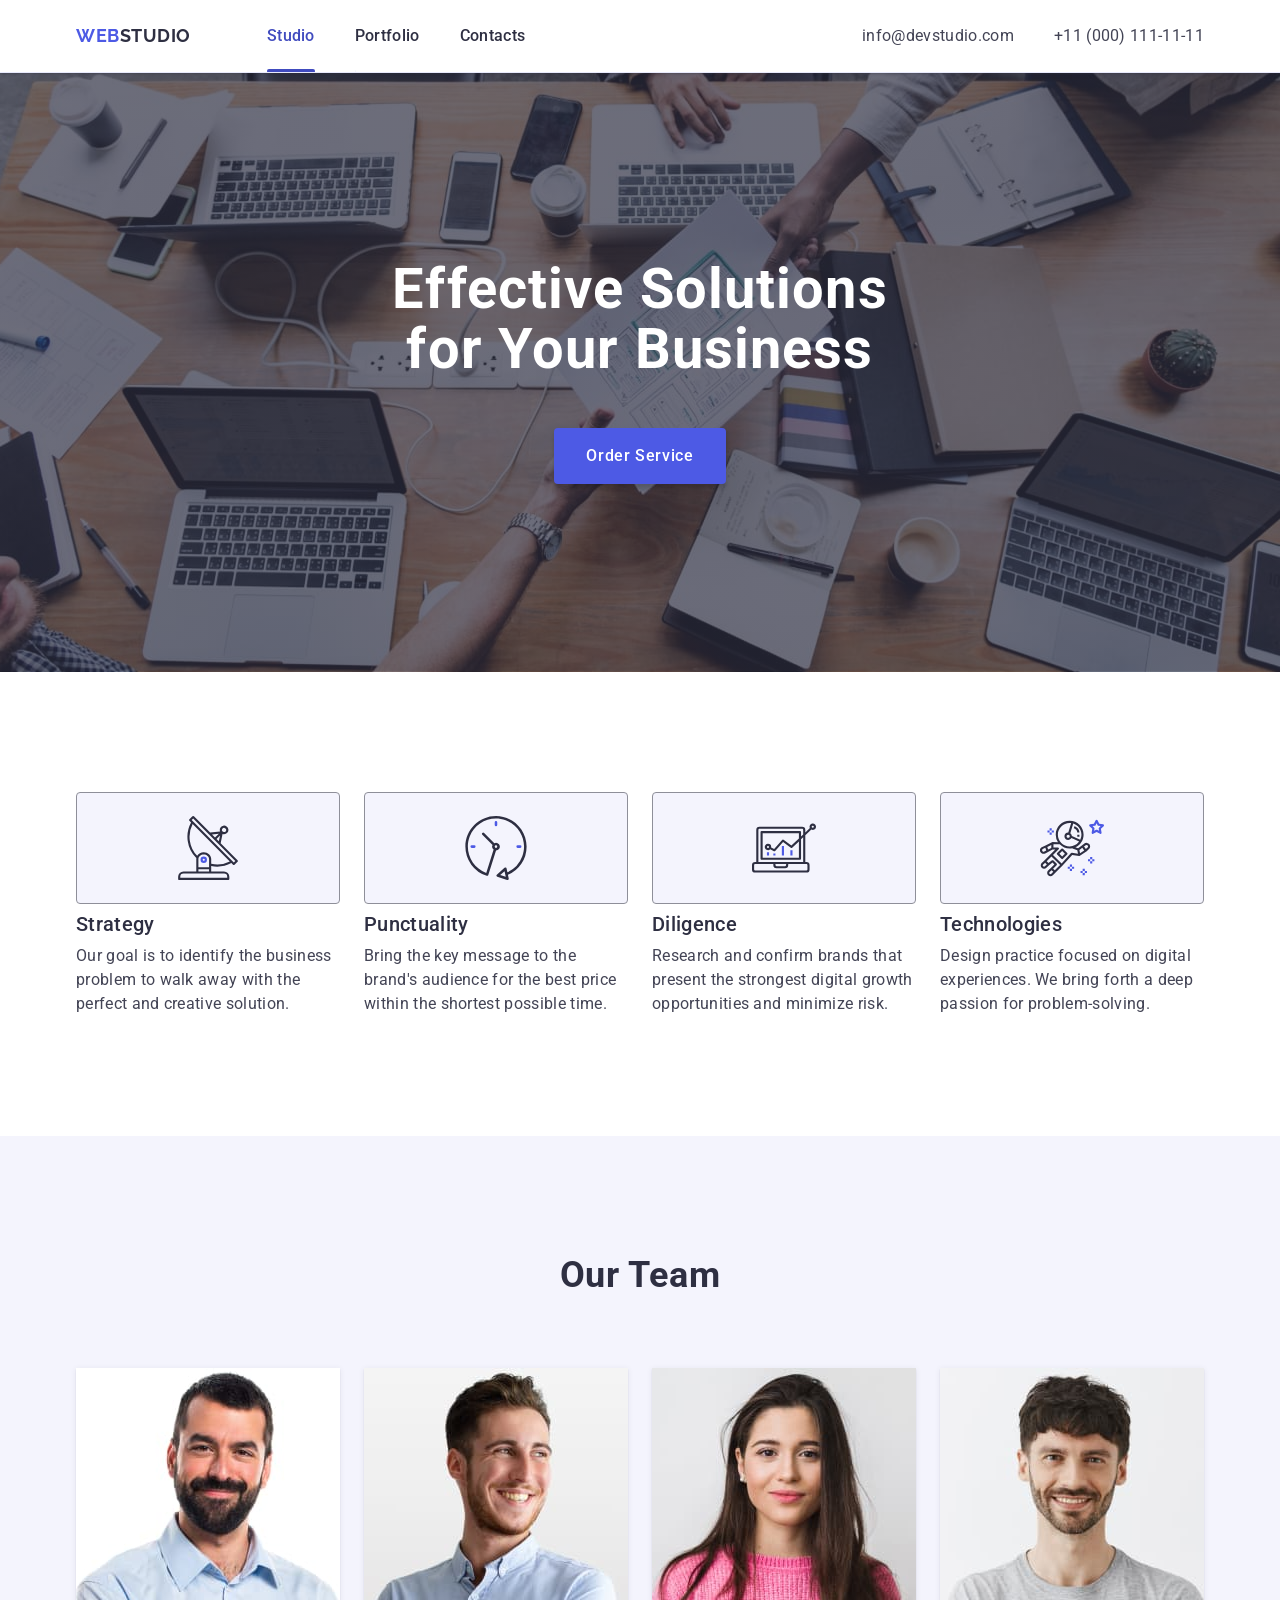
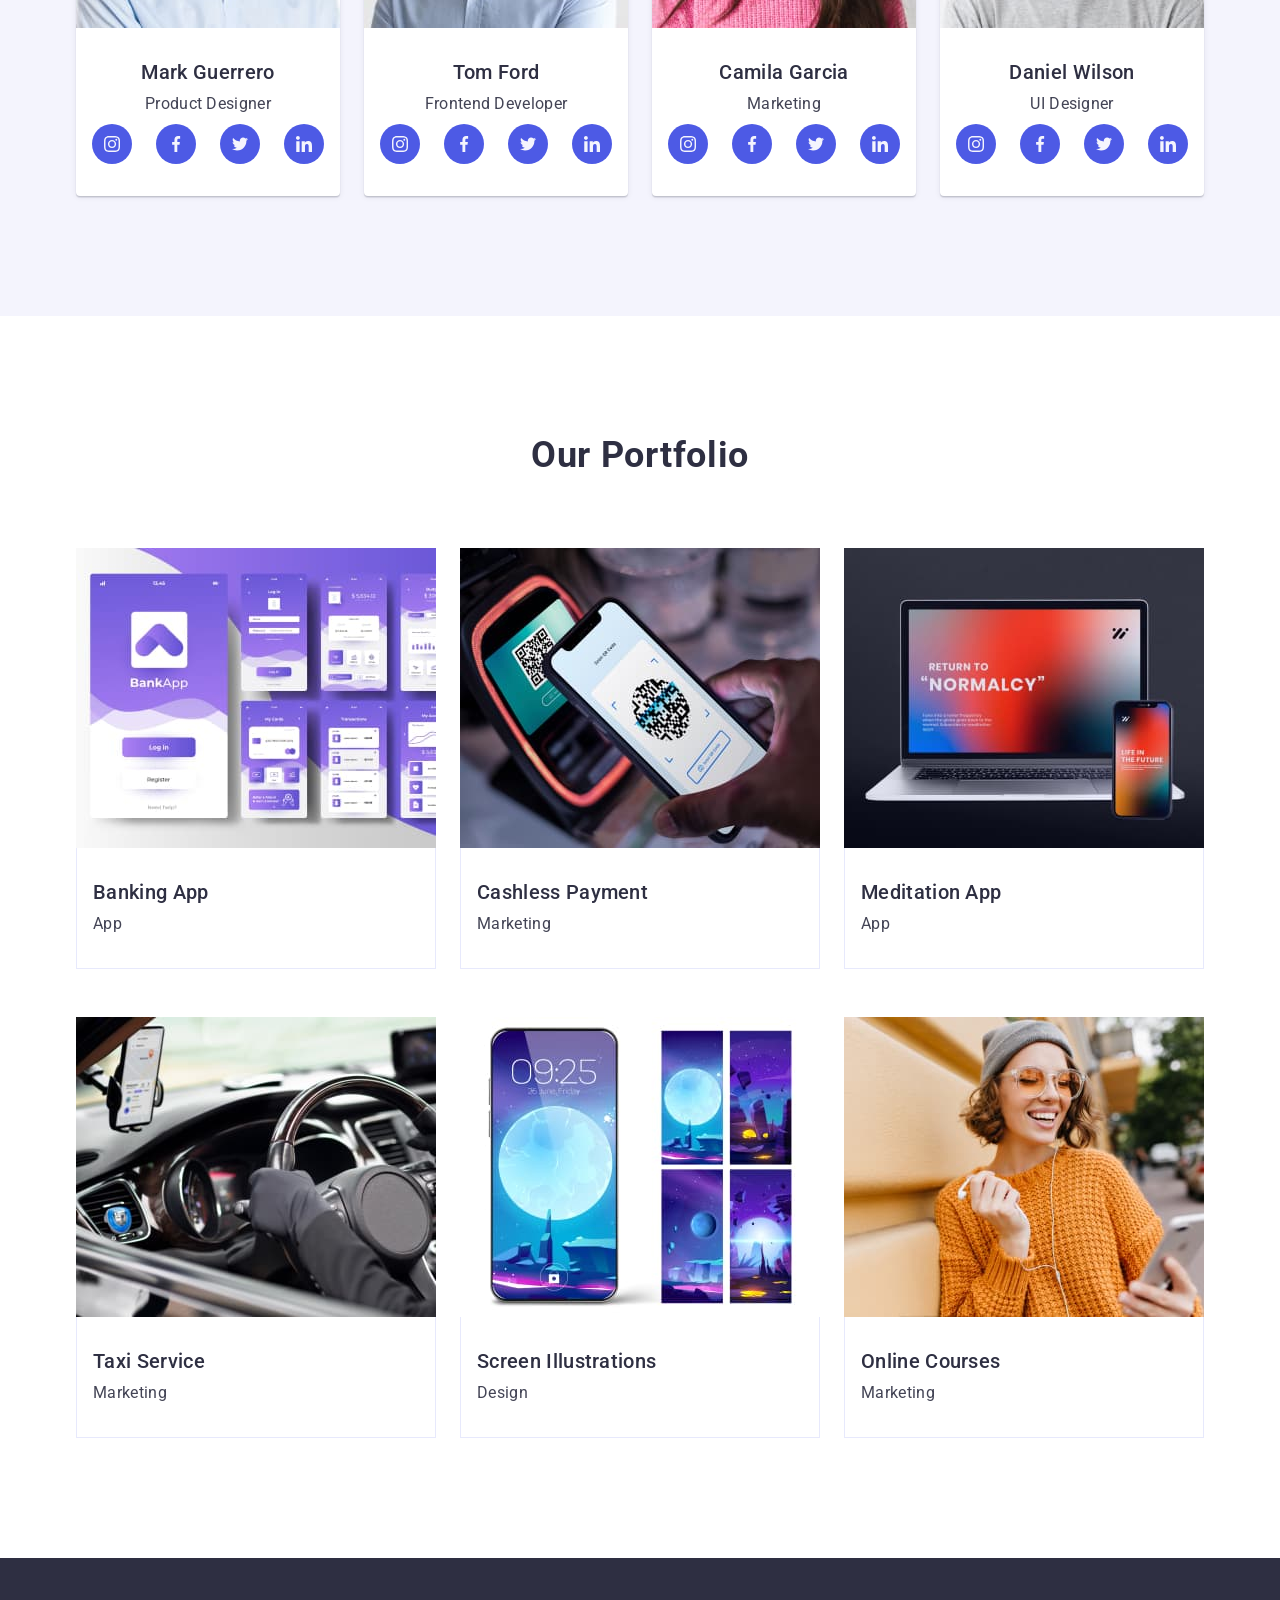
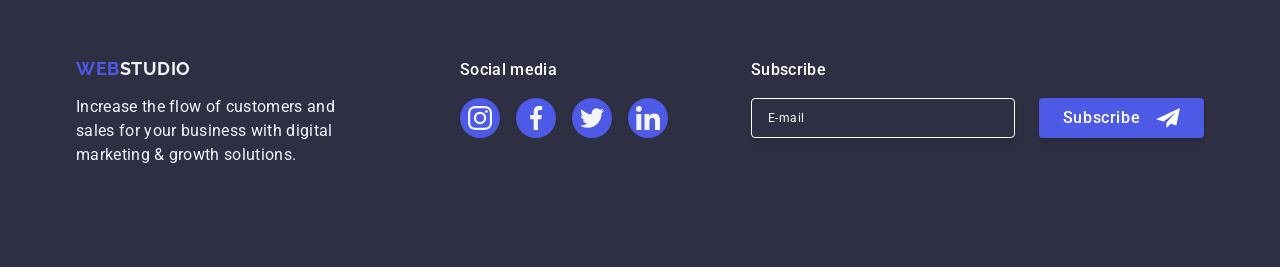
<file: index.html>
<!DOCTYPE html>
<html lang="en">
  <head>
    <meta charset="UTF-8" />
    <meta name="viewport" content="width=device-width, initial-scale=1.0" />

    <title>Web Studio</title>

    <link rel="preconnect" href="https://fonts.googleapis.com" />
    <link rel="preconnect" href="https://fonts.gstatic.com" crossorigin />
    <link
      href="https://fonts.googleapis.com/css2?family=Raleway:ital,wght@0,700;1,700&family=Roboto:wght@400;500;700&display=swap"
      rel="stylesheet"
    />

    <link
      rel="stylesheet"
      href="https://cdnjs.cloudflare.com/ajax/libs/modern-normalize/3.0.1/modern-normalize.min.css"
      integrity="sha512-q6WgHqiHlKyOqslT/lgBgodhd03Wp4BEqKeW6nNtlOY4quzyG3VoQKFrieaCeSnuVseNKRGpGeDU3qPmabCANg=="
      crossorigin="anonymous"
      referrerpolicy="no-referrer"
    />

    <link rel="stylesheet" href="./css/styles.css" />
  </head>
  <body>
    <!--Header-->
    <header class="header">
      <div class="container">
        <nav class="nav">
          <a class="logo-link" href="./index.html"
            >Web<span class="logo-link-header">Studio</span></a
          >
          <ul class="nav-list">
            <li class="nav-item">
              <a class="nav-item-link active" href="./index.html">Studio</a>
            </li>
            <li class="nav-item">
              <a class="nav-item-link" href="">Portfolio</a>
            </li>
            <li class="nav-item">
              <a class="nav-item-link" href="">Contacts</a>
            </li>
          </ul>
        </nav>

        <address class="adress">
          <ul class="adress-list">
            <li class="adress-item">
              <a class="adress-link" href="mailto:nfo@devstudio.com">
                info@devstudio.com
              </a>
            </li>
            <li class="adress-item">
              <a class="adress-link" href="tel:+110001111111"
                >+11 (000) 111-11-11
              </a>
            </li>
          </ul>
        </address>
      </div>
    </header>

    <!--main content-->
    <main>
      <!--Hero-->
      <section class="hero">
        <div class="container">
          <h1 class="hero-title">Effective Solutions for Your Business</h1>
          <button class="btn hero-btn" type="button" data-modal-open>
            Order Service
          </button>
        </div>
      </section>

      <!--Our Advantages-->
      <section class="advantages">
        <div class="container">
          <h2 class="advantages-title visually-hidden">Our Advantages</h2>
          <ul class="advantages-list">
            <li class="advantages-item">
              <div class="advantages-wrapper">
                <svg class="advantages-icon" width="64" height="64">
                  <use href="./images/icons.svg#icon-antenna"></use>
                </svg>
              </div>
              <h3 class="subtitle advantages-subtitle">Strategy</h3>
              <p class="advantages-text">
                Our goal is to identify the business problem to walk away with
                the perfect and creative solution.
              </p>
            </li>
            <li class="advantages-item">
              <div class="advantages-wrapper">
                <svg class="advantages-icon" width="64" height="64">
                  <use href="./images/icons.svg#icon-clock"></use>
                </svg>
              </div>
              <h3 class="subtitle advantages-subtitle">Punctuality</h3>
              <p class="advantages-text">
                Bring the key message to the brand's audience for the best price
                within the shortest possible time.
              </p>
            </li>
            <li class="advantages-item">
              <div class="advantages-wrapper">
                <svg class="advantages-icon" width="64" height="64">
                  <use href="./images/icons.svg#icon-diagram"></use>
                </svg>
              </div>
              <h3 class="subtitle advantages-subtitle">Diligence</h3>
              <p class="advantages-text">
                Research and confirm brands that present the strongest digital
                growth opportunities and minimize risk.
              </p>
            </li>
            <li class="advantages-item">
              <div class="advantages-wrapper">
                <svg class="advantages-icon" width="64" height="64">
                  <use href="./images/icons.svg#icon-astronaut"></use>
                </svg>
              </div>
              <h3 class="subtitle advantages-subtitle">Technologies</h3>
              <p class="advantages-text">
                Design practice focused on digital experiences. We bring forth a
                deep passion for problem-solving.
              </p>
            </li>
          </ul>
        </div>
      </section>

      <!--Our Team-->
      <section class="team">
        <div class="container">
          <h2 class="team-title">Our Team</h2>
          <ul class="team-list">
            <li class="team-item">
              <img
                class="team-photo"
                src="./images/team-1.jpg"
                alt="photo"
                width="264"
                height="260"
              />
              <div class="team-name">
                <h3 class="subtitle team-subtitle">Mark Guerrero</h3>
                <p class="team-text">Product Designer</p>
                <ul class="socials-list">
                  <li class="socials-item">
                    <a class="socials-links" href="https://www.instagram.com/">
                      <svg class="socials-icon" width="16" height="16">
                        <use href="./images/icons.svg#icon-instagram"></use>
                      </svg>
                    </a>
                  </li>
                  <li class="socials-item">
                    <a class="socials-links" href="https://www.facebook.com/">
                      <svg class="socials-icon" width="16" height="16">
                        <use href="./images/icons.svg#icon-facebook"></use>
                      </svg>
                    </a>
                  </li>
                  <li class="socials-item">
                    <a class="socials-links" href="https://x.com/">
                      <svg class="socials-icon" width="16" height="16">
                        <use href="./images/icons.svg#icon-twitter"></use>
                      </svg>
                    </a>
                  </li>
                  <li class="socials-item">
                    <a class="socials-links" href="https://www.linkedin.com/">
                      <svg class="socials-icon" width="16" height="16">
                        <use href="./images/icons.svg#icon-linkedin"></use>
                      </svg>
                    </a>
                  </li>
                </ul>
              </div>
            </li>
            <li class="team-item">
              <img
                class="team-photo"
                src="./images/team-2.jpg"
                alt="photo"
                width="264"
                height="260"
              />
              <div class="team-name">
                <h3 class="subtitle team-subtitle">Tom Ford</h3>
                <p class="team-text">Frontend Developer</p>
                <ul class="socials-list">
                  <li class="socials-item">
                    <a class="socials-links" href="https://www.instagram.com/">
                      <svg class="socials-icon" width="16" height="16">
                        <use href="./images/icons.svg#icon-instagram"></use>
                      </svg>
                    </a>
                  </li>
                  <li class="socials-item">
                    <a class="socials-links" href="https://www.facebook.com/">
                      <svg class="socials-icon" width="16" height="16">
                        <use href="./images/icons.svg#icon-facebook"></use>
                      </svg>
                    </a>
                  </li>
                  <li class="socials-item">
                    <a class="socials-links" href="https://x.com/">
                      <svg class="socials-icon" width="16" height="16">
                        <use href="./images/icons.svg#icon-twitter"></use>
                      </svg>
                    </a>
                  </li>
                  <li class="socials-item">
                    <a class="socials-links" href="https://www.linkedin.com/">
                      <svg class="socials-icon" width="16" height="16">
                        <use href="./images/icons.svg#icon-linkedin"></use>
                      </svg>
                    </a>
                  </li>
                </ul>
              </div>
            </li>
            <li class="team-item">
              <img
                class="team-photo"
                src="./images/team-3.jpg"
                alt="photo"
                width="264"
                height="260"
              />
              <div class="team-name">
                <h3 class="subtitle team-subtitle">Camila Garcia</h3>
                <p class="team-text">Marketing</p>
                <ul class="socials-list">
                  <li class="socials-item">
                    <a class="socials-links" href="https://www.instagram.com/">
                      <svg class="socials-icon" width="16" height="16">
                        <use href="./images/icons.svg#icon-instagram"></use>
                      </svg>
                    </a>
                  </li>
                  <li class="socials-item">
                    <a class="socials-links" href="https://www.facebook.com/">
                      <svg class="socials-icon" width="16" height="16">
                        <use href="./images/icons.svg#icon-facebook"></use>
                      </svg>
                    </a>
                  </li>
                  <li class="socials-item">
                    <a class="socials-links" href="https://x.com/">
                      <svg class="socials-icon" width="16" height="16">
                        <use href="./images/icons.svg#icon-twitter"></use>
                      </svg>
                    </a>
                  </li>
                  <li class="socials-item">
                    <a class="socials-links" href="https://www.linkedin.com/">
                      <svg class="socials-icon" width="16" height="16">
                        <use href="./images/icons.svg#icon-linkedin"></use>
                      </svg>
                    </a>
                  </li>
                </ul>
              </div>
            </li>
            <li class="team-item">
              <img
                class="team-photo"
                src="./images/team-4.jpg"
                alt="photo"
                width="264"
                height="260"
              />
              <div class="team-name">
                <h3 class="subtitle team-subtitle">Daniel Wilson</h3>
                <p class="team-text">UI Designer</p>
                <ul class="socials-list">
                  <li class="socials-item">
                    <a class="socials-links" href="https://www.instagram.com/">
                      <svg class="socials-icon" width="16" height="16">
                        <use href="./images/icons.svg#icon-instagram"></use>
                      </svg>
                    </a>
                  </li>
                  <li class="socials-item">
                    <a class="socials-links" href="https://www.facebook.com/">
                      <svg class="socials-icon" width="16" height="16">
                        <use href="./images/icons.svg#icon-facebook"></use>
                      </svg>
                    </a>
                  </li>
                  <li class="socials-item">
                    <a class="socials-links" href="https://x.com/">
                      <svg class="socials-icon" width="16" height="16">
                        <use href="./images/icons.svg#icon-twitter"></use>
                      </svg>
                    </a>
                  </li>
                  <li class="socials-item">
                    <a class="socials-links" href="https://www.linkedin.com/">
                      <svg class="socials-icon" width="16" height="16">
                        <use href="./images/icons.svg#icon-linkedin"></use>
                      </svg>
                    </a>
                  </li>
                </ul>
              </div>
            </li>
          </ul>
        </div>
      </section>

      <!--Our Portfolio-->

      <section class="portfolio">
        <div class="container">
          <h2 class="portfolio-title">Our Portfolio</h2>
          <ul class="portfolio-list">
            <li class="portfolio-item">
              <div class="portfolio-wrapper">
                <img
                  class="portfolio-img"
                  src="./images/portfolio-1.jpg"
                  alt="Mobile app"
                  width="360"
                  height="300"
                />
                <p class="overlay">
                  14 Stylish and User-Friendly App Design Concepts · Task
                  Manager App · Calorie Tracker App · Exotic Fruit Ecommerce App
                  · Cloud Storage App
                </p>
              </div>
              <div class="portfolio-name">
                <h3 class="subtitle portfolio-subtitle">Banking App</h3>
                <p class="portfolio-text">App</p>
              </div>
            </li>
            <li class="portfolio-item">
              <div class="portfolio-wrapper">
                <img
                  class="portfolio-img"
                  src="./images/portfolio-2.jpg"
                  alt="Payment by phone"
                  width="360"
                  height="300"
                />
                <p class="overlay">
                  14 Stylish and User-Friendly App Design Concepts · Task
                  Manager App · Calorie Tracker App · Exotic Fruit Ecommerce App
                  · Cloud Storage App
                </p>
              </div>
              <div class="portfolio-name">
                <h3 class="subtitle portfolio-subtitle">Cashless Payment</h3>
                <p class="portfolio-text">Marketing</p>
              </div>
            </li>
            <li class="portfolio-item">
              <div class="portfolio-wrapper">
                <img
                  class="portfolio-img"
                  src="./images/portfolio-3.jpg"
                  alt="Laptop and phone"
                  width="360"
                  height="300"
                />
                <p class="overlay">
                  14 Stylish and User-Friendly App Design Concepts · Task
                  Manager App · Calorie Tracker App · Exotic Fruit Ecommerce App
                  · Cloud Storage App
                </p>
              </div>
              <div class="portfolio-name">
                <h3 class="subtitle portfolio-subtitle">Meditation App</h3>
                <p class="portfolio-text">App</p>
              </div>
            </li>
            <li class="portfolio-item">
              <div class="portfolio-wrapper">
                <img
                  class="portfolio-img"
                  src="./images/portfolio-4.jpg"
                  alt="car steering wheel"
                  width="360"
                  height="300"
                />
                <p class="overlay">
                  14 Stylish and User-Friendly App Design Concepts · Task
                  Manager App · Calorie Tracker App · Exotic Fruit Ecommerce App
                  · Cloud Storage App
                </p>
              </div>
              <div class="portfolio-name">
                <h3 class="subtitle portfolio-subtitle">Taxi Service</h3>
                <p class="portfolio-text">Marketing</p>
              </div>
            </li>
            <li class="portfolio-item">
              <div class="portfolio-wrapper">
                <img
                  class="portfolio-img"
                  src="./images/portfolio-5.jpg"
                  alt="phone screen"
                  width="360"
                  height="300"
                />
                <p class="overlay">
                  14 Stylish and User-Friendly App Design Concepts · Task
                  Manager App · Calorie Tracker App · Exotic Fruit Ecommerce App
                  · Cloud Storage App
                </p>
              </div>
              <div class="portfolio-name">
                <h3 class="subtitle portfolio-subtitle">
                  Screen Illustrations
                </h3>
                <p class="portfolio-text">Design</p>
              </div>
            </li>
            <li class="portfolio-item">
              <div class="portfolio-wrapper">
                <img
                  class="portfolio-img"
                  src="./images/portfolio-6.jpg"
                  alt="A girl with a phone takes a course"
                  width="360"
                  height="300"
                />
                <p class="overlay">
                  14 Stylish and User-Friendly App Design Concepts · Task
                  Manager App · Calorie Tracker App · Exotic Fruit Ecommerce App
                  · Cloud Storage App
                </p>
              </div>
              <div class="portfolio-name">
                <h3 class="subtitle portfolio-subtitle">Online Courses</h3>
                <p class="portfolio-text">Marketing</p>
              </div>
            </li>
          </ul>
        </div>
      </section>
    </main>

    <!--footer-->
    <footer class="footer">
      <div class="container">
        <div class="footer-wrap">
          <a class="logo-link" href="./index.html"
            >Web<span class="logo-link-footer">Studio</span></a
          >
          <p class="footer-text">
            Increase the flow of customers and sales for your business with
            digital marketing & growth solutions.
          </p>
        </div>
        <div class="footer-socials">
          <p class="footer-caption">Social media</p>
          <ul class="socials-list">
            <li class="socials-item">
              <a
                class="socials-links-footer socials-links"
                href="https://www.instagram.com/"
              >
                <svg class="socials-icon" width="24" height="24">
                  <use href="./images/icons.svg#icon-instagram"></use>
                </svg>
              </a>
            </li>
            <li class="socials-item">
              <a
                class="socials-links-footer socials-links"
                href="https://www.facebook.com/"
              >
                <svg class="socials-icon" width="24" height="24">
                  <use href="./images/icons.svg#icon-facebook"></use>
                </svg>
              </a>
            </li>
            <li class="socials-item">
              <a
                class="socials-links-footer socials-links"
                href="https://x.com/"
              >
                <svg class="socials-icon" width="24" height="24">
                  <use href="./images/icons.svg#icon-twitter"></use>
                </svg>
              </a>
            </li>
            <li class="socials-item">
              <a
                class="socials-links-footer socials-links"
                href="https://www.linkedin.com/"
              >
                <svg class="socials-icon" width="24" height="24">
                  <use href="./images/icons.svg#icon-linkedin"></use>
                </svg>
              </a>
            </li>
          </ul>
        </div>
        <div class="footer-subscribe">
          <p class="footer-caption">Subscribe</p>
          <form class="form-subscribe">
            <label
              class="subscribe-label footer-caption"
              for="footer-subscribe"
            >
              <input
                class="subscribe-input"
                type="email"
                name="footer-subscribe"
                id="footer-subscribe"
                placeholder="E-mail"
              />
            </label>

            <button class="btn footer-btn" type="submit">
              Subscribe
              <svg class="icon-tg" width="24" height="24">
                <use href="./images/icons.svg#icon-telegram"></use>
              </svg>
            </button>
          </form>
        </div>
      </div>
    </footer>

    <!--Modal windows-->
    <div class="backdrop" data-modal>
      <div class="modal">
        <button class="modal-btn-close" type="button" data-modal-close>
          <svg class="btn-icon-close" width="8" height="8">
            <use href="./images/icons.svg#icon-close"></use>
          </svg>
        </button>
        <p class="subtitle modal-caption">
          Leave your contacts and we will call you back
        </p>
        <form class="modal-form">
          <div class="modal-form-field">
            <label class="modal-label" for="user-name">Name</label>
            <div class="modal-form-wrap">
              <input
                class="modal-input"
                type="text"
                id="user-name"
                name="user-name"
              />
              <svg class="icon-modal" width="18" height="24">
                <use href="./images/icons.svg#icon-person"></use>
              </svg>
            </div>
          </div>
          <div class="modal-form-field">
            <label class="modal-label" for="user-phone">Phone</label>
            <div class="modal-form-wrap">
              <input
                class="modal-input"
                type="tel"
                id="user-phone"
                name="user-phone"
              />
              <svg class="icon-modal" width="18" height="24">
                <use href="./images/icons.svg#icon-phone"></use>
              </svg>
            </div>
          </div>
          <div class="modal-form-field">
            <label class="modal-label" for="user-email">Email</label>
            <div class="modal-form-wrap">
              <input
                class="modal-input"
                type="email"
                id="user-email"
                name="user-email"
              />
              <svg class="icon-modal" width="18" height="24">
                <use href="./images/icons.svg#icon-email"></use>
              </svg>
            </div>
          </div>
          <div class="modal-form-field form-comment">
            <label class="modal-label" for="user-comment">Comment</label>
            <textarea
              class="modal-comment modal-input"
              name="user-comment"
              id="user-comment"
              placeholder="Text input"
            ></textarea>
          </div>
          <div class="modal-form-filed modal-rules">
            <input
              class="user-privacy visually-hidden"
              type="checkbox"
              name="user-privacy"
              id="user-privacy"
              value="true"
            />

            <label class="modal-label modal-label-rules" for="user-privacy">
              <span class="checkmark">
                <svg class="icon-rules-checkbox" width="10" height="8">
                  <use href="./images/icons.svg#icon-vector"></use>
                </svg>
              </span>
              I accept the terms and conditions of the
              <a class="rules-link" href="">Privacy Policy</a></label
            >
          </div>
          <button class="btn modal-form-btn" type="submit">Send</button>
        </form>
      </div>
    </div>

    <script src="./js/modal.js"></script>
  </body>
</html>
</file>
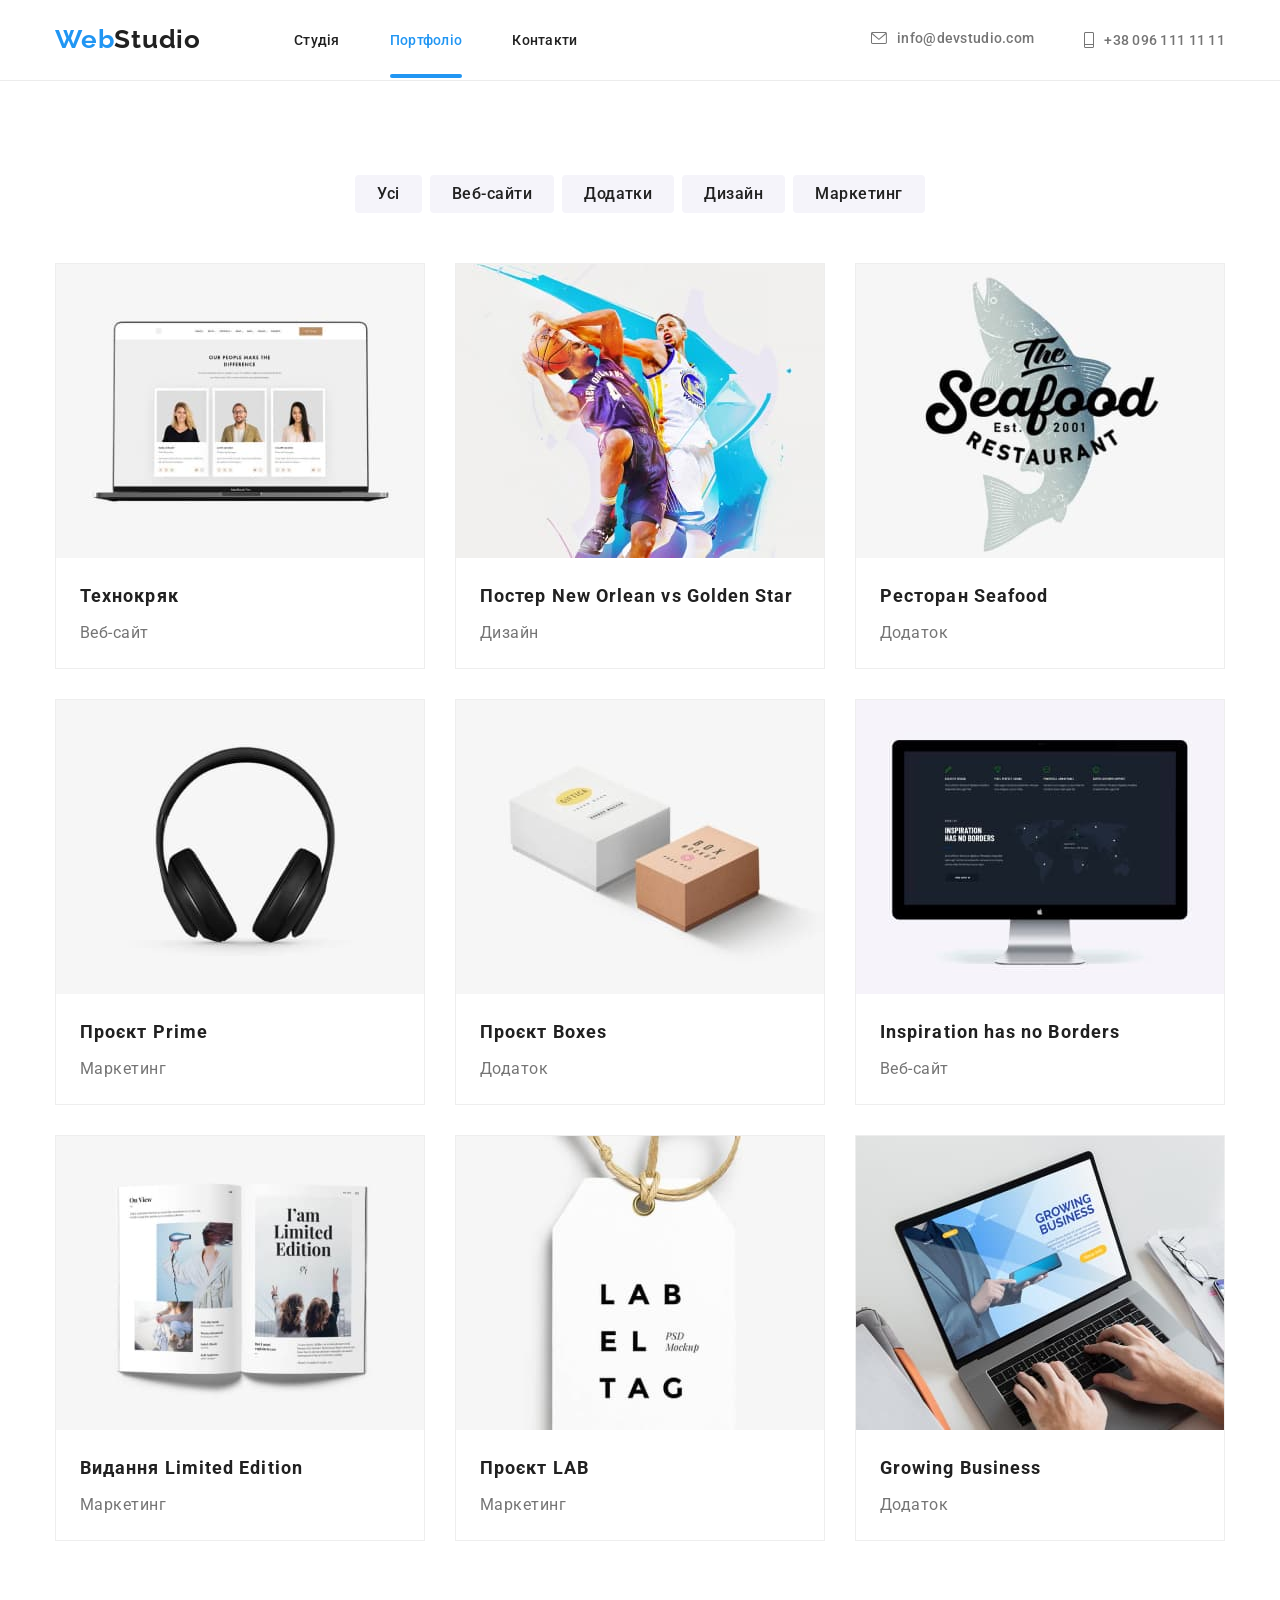
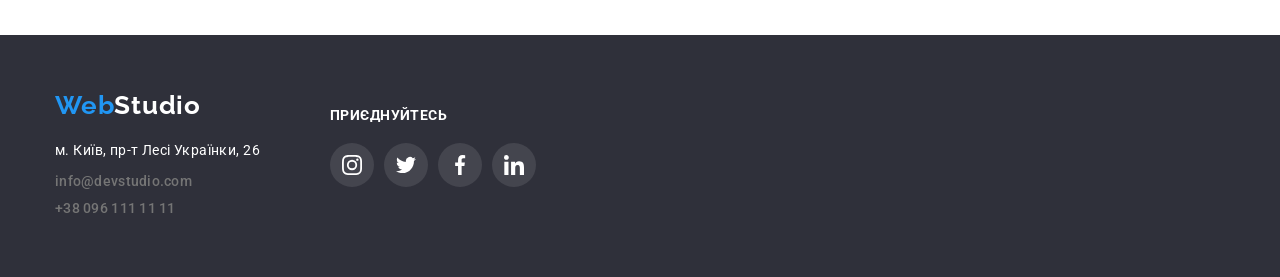
<file: portfolio.html>
<!DOCTYPE html>
<html lang="uk">
  <head>
    <meta charset="UTF-8" />
    <meta http-equiv="X-UA-Compatible" content="IE=edge" />
    <meta name="viewport" content="width=device-width, initial-scale=1.0" />
    <link rel="preconnect" href="https://fonts.googleapis.com" />
    <link rel="preconnect" href="https://fonts.gstatic.com" crossorigin />
    <link
      href="https://fonts.googleapis.com/css2?family=Raleway:wght@700&family=Roboto:wght@400;500;700;900&display=swap"
      rel="stylesheet"
    />

    <title>Партфоліо</title>
    <link
      rel="stylesheet"
      href="https://cdnjs.cloudflare.com/ajax/libs/modern-normalize/1.1.0/modern-normalize.min.css"
    />
    <link rel="stylesheet" href="./css/style.css" />
  </head>
  <body>
    <!----------------------------------Шапка сайту---------------------------->
    <header class="header">
      <div class="container page-header">
        <a href="./index.html" class="logo link-focus"
          ><span class="web">Web</span>Studio</a
        >
        <nav class="site-nav">
          <ul class="list">
            <li class="nav-item">
              <a href="./index.html" class="link nav-link">Студія</a>
            </li>
            <li class="nav-item">
              <a href="./portfolio.html" class="link nav-link activ">Портфоліо</a>
            </li>
            <li class="nav-item">
              <a href="#" class="link nav-link">Контакти</a>
            </li>
          </ul>
        </nav>
        <ul class="contacts list">
          <li class="contacts-item">
            <a href="mailto:info@devstudio.com" class="contacts-link link">
              <svg class="icon-envelope" width="16" height="12">
                <use href="./images/symbol-defs.svg#envelope"></use>
              </svg>
              info@devstudio.com
            </a>
          </li>
          <li class="contacts-item">
            <a href="tel:+380961111111" class="contacts-link link">
              <svg class="icon-phone" width="10" height="16">
                <use href="./images/symbol-defs.svg#phone"></use>
              </svg>
              +38 096 111 11 11
            </a>
          </li>
        </ul>
      </div>
    </header>
    <!----------------------------------Основний контент---------------------------->
    <main>
      <!----------------------------------Портфоліо---------------------------->
      <h1 class="visually-hidden">Роботи студії</h1>
      <section class="portfolio section">
        <div class="container">
          <h2 class="visually-hidden">Фільтр робіт</h2>
          <ul class="portfolio-list list">
            <li class="portfolio-item">
              <a class="portfolio-link" href="#">Усі</a>
            </li>
            <li class="portfolio-item">
              <a class="portfolio-link" href="#">Веб-сайти</a>
            </li>
            <li class="portfolio-item">
              <a class="portfolio-link" href="#">Додатки</a>
            </li>
            <li class="portfolio-item">
              <a class="portfolio-link" href="#">Дизайн</a>
            </li>
            <li class="portfolio-item">
              <a class="portfolio-link" href="#">Маркетинг</a>
            </li>
          </ul>

          <!----------------------------------Приклад робіт---------------------------->
          <h2 class="visually-hidden">Приклад робіт</h2>

          <ul class="work-list list">
            <li class="work-item">
              <a class="work-link" href="#">
                <div class="thumb">
                  <img
                    class="work-photo"
                    src="./images/work-1.jpg"
                    alt="Приклад роботи веб-сайта"
                    width="370"
                    height="294"
                  />
                  <div class="overlay">
                    <p class="overlay-text">
                      Ресурс пропонує комплексні пропозиції з різним рівнем
                      функціоналу та сервісів. Все це дозволить відвідувачу
                      отримати вичерпні відомості про компанію чи приватну
                      особу.
                    </p>
                  </div>
                </div>
                <h3 class="work-title">Технокряк</h3>
                <p class="work-text">Веб-сайт</p>
              </a>
            </li>
            <li class="work-item">
              <a class="work-link" href="#">
                <div class="thumb">
                  <img
                    class="work-photo"
                    src="./images/work-2.jpg"
                    alt="Приклад роботи дизайна"
                    width="370"
                    height="294"
                  />
                  <div class="overlay">
                    <p class="overlay-text">
                      Ресурс пропонує комплексні пропозиції з різним рівнем
                      функціоналу та сервісів. Все це дозволить відвідувачу
                      отримати вичерпні відомості про компанію чи приватну
                      особу.
                    </p>
                  </div>
                </div>
                <h3 class="work-title">
                  Постер <span lang="en">New Orlean vs Golden Star</span>
                </h3>
                <p class="work-text">Дизайн</p>
              </a>
            </li>
            <li class="work-item">
              <a class="work-link" href="#">
                <div class="thumb">
                  <img
                    class="work-photo"
                    src="./images/work-3.jpg"
                    alt="Приклад роботи додатока"
                    width="370"
                    height="294"
                  />
                  <div class="overlay">
                    <p class="overlay-text">
                      Ресурс пропонує комплексні пропозиції з різним рівнем
                      функціоналу та сервісів. Все це дозволить відвідувачу
                      отримати вичерпні відомості про компанію чи приватну
                      особу.
                    </p>
                  </div>
                </div>
                <h3 class="work-title">
                  Ресторан <span lang="en">Seafood</span>
                </h3>
                <p class="work-text">Додаток</p>
              </a>
            </li>
            <li class="work-item">
              <a class="work-link" href="#">
                <div class="thumb">
                  <img
                    class="work-photo"
                    src="./images/work-4.jpg"
                    alt="Приклад роботи маркетинга"
                    width="370"
                    height="294"
                  />
                  <div class="overlay">
                    <p class="overlay-text">
                      Ресурс пропонує комплексні пропозиції з різним рівнем
                      функціоналу та сервісів. Все це дозволить відвідувачу
                      отримати вичерпні відомості про компанію чи приватну
                      особу.
                    </p>
                  </div>
                </div>
                <h3 class="work-title">Проєкт <span lang="en">Prime</span></h3>
                <p class="work-text">Маркетинг</p>
              </a>
            </li>
            <li class="work-item">
              <a class="work-link" href="#">
                <div class="thumb">
                  <img
                    class="work-photo"
                    src="./images/work-5.jpg"
                    alt="Приклад роботи додатока"
                    width="370"
                    height="294"
                  />
                  <div class="overlay">
                    <p class="overlay-text">
                      Ресурс пропонує комплексні пропозиції з різним рівнем
                      функціоналу та сервісів. Все це дозволить відвідувачу
                      отримати вичерпні відомості про компанію чи приватну
                      особу.
                    </p>
                  </div>
                </div>
                <h3 class="work-title">Проєкт <span lang="en">Boxes</span></h3>
                <p class="work-text">Додаток</p>
              </a>
            </li>
            <li class="work-item">
              <a class="work-link" href="#">
                <div class="thumb">
                  <img
                    class="work-photo"
                    src="./images/work-6.jpg"
                    alt="Приклад роботи"
                    width="370"
                  />
                  <div class="overlay">
                    <p class="overlay-text">
                      Ресурс пропонує комплексні пропозиції з різним рівнем
                      функціоналу та сервісів. Все це дозволить відвідувачу
                      отримати вичерпні відомості про компанію чи приватну
                      особу.
                    </p>
                  </div>
                </div>
                <h3 class="work-title" lang="en">Inspiration has no Borders</h3>
                <p class="work-text">Веб-сайт</p>
              </a>
            </li>
            <li class="work-item">
              <a class="work-link" href="#">
                <div class="thumb">
                  <img
                    class="work-photo"
                    src="./images/work-7.jpg"
                    alt="Приклад роботи дизайна"
                    width="370"
                    height="294"
                  />
                  <div class="overlay">
                    <p class="overlay-text">
                      Ресурс пропонує комплексні пропозиції з різним рівнем
                      функціоналу та сервісів. Все це дозволить відвідувачу
                      отримати вичерпні відомості про компанію чи приватну
                      особу.
                    </p>
                  </div>
                </div>
                <h3 class="work-title">
                  Видання <span lang="en">Limited Edition</span>
                </h3>
                <p class="work-text">Маркетинг</p>
              </a>
            </li>
            <li class="work-item">
              <a class="work-link" href="#">
                <div class="thumb">
                  <img
                    class="work-photo"
                    src="./images/work-8.jpg"
                    alt="Приклад роботи маркетинг"
                    width="370"
                    height="294"
                  />
                  <div class="overlay">
                    <p class="overlay-text">
                      Ресурс пропонує комплексні пропозиції з різним рівнем
                      функціоналу та сервісів. Все це дозволить відвідувачу
                      отримати вичерпні відомості про компанію чи приватну
                      особу.
                    </p>
                  </div>
                </div>
                <h3 class="work-title">Проєкт <span lang="en">LAB</span></h3>
                <p class="work-text">Маркетинг</p>
              </a>
            </li>
            <li class="work-item">
              <a class="work-link" href="#">
                <div class="thumb">
                  <img
                    class="work-photo"
                    src="./images/work-9.jpg"
                    alt="Приклад роботи додатока"
                    width="370"
                    height="294"
                  />
                  <div class="overlay">
                    <p class="overlay-text">
                      Ресурс пропонує комплексні пропозиції з різним рівнем
                      функціоналу та сервісів. Все це дозволить відвідувачу
                      отримати вичерпні відомості про компанію чи приватну
                      особу.
                    </p>
                  </div>
                </div>
                <h3 class="work-title" lang="en">Growing Business</h3>
                <p class="work-text">Додаток</p>
              </a>
            </li>
          </ul>
        </div>
      </section>
    </main>
    <!----------------------------------Футер---------------------------->
    <footer class="footer">
      <div class="container">
        <div>
          <a href="./index.html" class="logo footer-link link-focus"
            ><span class="web">Web</span>Studio</a
          >
          <address class="address">
            <ul class="address-list list">
              <li class="address-item">м. Київ, пр-т Лесі Українки, 26</li>
              <li class="contacts-item-footer">
                <a
                  class="contacts-link-footer link"
                  href="mailto:info@devstudio.com"
                  >info@devstudio.com</a
                >
              </li>
              <li class="contacts-item-footer">
                <a class="contacts-link-footer link" href="tel:+380961111111"
                  >+38 096 111 11 11</a
                >
              </li>
            </ul>
          </address>
        </div>
        <div class="footer-social-container">
          <h3 class="footer-social-title">приєднуйтесь</h3>
          <ul class="footer-social-list list">
            <li class="footer-social-item">
              <a href="" class="footer-social-link">
                <svg class="footer-social">
                  <use href="./images/symbol-defs.svg#instagram"></use>
                </svg>
              </a>
            </li>
            <li class="footer-link-item">
              <a href="" class="footer-social-link">
                <svg class="footer-social">
                  <use href="./images/symbol-defs.svg#twitter"></use>
                </svg>
              </a>
            </li>
            <li class="footer-link-item">
              <a href="" class="footer-social-link">
                <svg class="footer-social">
                  <use href="./images/symbol-defs.svg#facebook"></use>
                </svg>
              </a>
            </li>
            <li class="footer-link-item">
              <a href="" class="footer-social-link">
                <svg class="footer-social">
                  <use href="./images/symbol-defs.svg#linkedin"></use>
                </svg>
              </a>
            </li>
          </ul>
        </div>
      </div>
    </footer>
  </body>
</html>
</file>
<file: css/styles.css>
/* #region Base */
body {
  font-family: "Roboto", sans-serif;
  font-size: 16px;
  line-height: 1.2;
  letter-spacing: 0.02em;
  color: #434455;
  background-color: #fff;
}

h1,
h2,
h3,
h4,
h5,
h6,
p {
  padding: 0;
  margin: 0;
}

ul {
  list-style-type: none;
  margin: 0;
  padding: 0;
}

a {
  text-decoration: none;
  color: #2e2f42;
}

.visually-hidden {
  position: absolute;
  width: 1px;
  height: 1px;
  margin: -1px;
  border: 0;
  padding: 0;

  white-space: nowrap;
  clip-path: inset(100%);
  clip: rect(0 0 0 0);
  overflow: hidden;
}
button {
  border: none;
  padding: 0;
}
img {
  display: block;
  width: 100%;
  height: auto;
}

/* #endregion */

/* #region Common */

.container {
  max-width: 1158px;
  margin: 0 auto;
  padding: 0 15px;
}

.logo-link {
  font-family: "Raleway", sans-serif;
  font-weight: 700;
  font-size: 18px;
  line-height: 1.17;
  letter-spacing: 0.03em;
  text-transform: uppercase;
  color: #4d5ae5;
}

.socials-links {
  display: flex;
  justify-content: center;
  align-items: center;

  padding: 12px;
  width: 40px;
  height: 40px;
  background-color: #4d5ae5;
  border-radius: 50%;

  transition: background-color 250ms cubic-bezier(0.4, 0, 0.2, 1);
}
.socials-icon {
  fill: #f4f4fd;
}

.btn {
  display: flex;
  margin-left: auto;
  margin-right: auto;
  border-radius: 4px;

  min-width: 165px;

  font-family: "Roboto", sans-serif;
  font-weight: 500;
  font-size: 16px;
  line-height: 1.5;
  letter-spacing: 0.04em;
  color: #fff;
  background-color: #4d5ae5;
  box-shadow: 0 4px 4px 0 rgba(0, 0, 0, 0.15);
  cursor: pointer;

  transition: background-color 250ms cubic-bezier(0.4, 0, 0.2, 1);
}

.btn:hover,
.btn:focus,
.btn:active {
  background-color: #404bbf;
}

.subtitle {
  margin-bottom: 8px;

  font-weight: 500;
  font-size: 20px;

  color: #2e2f42;
}
/* #endregion */

/* #region Header */
.header {
  position: fixed;
  top: 0;
  left: 0;
  z-index: 10;

  width: 100%;

  box-shadow: 0 1px 6px 0 rgba(46, 47, 66, 0.08),
    0 1px 1px 0 rgba(46, 47, 66, 0.16), 0 2px 1px 0 rgba(46, 47, 66, 0.08);

  background-color: rgba(255, 255, 255, 0.9);
  border-bottom: 1px solid #e7e9fc;
}

.header .container {
  display: flex;
  align-items: center;
}
.header a {
  padding-top: 24px;
  padding-bottom: 24px;
}
.nav {
  display: flex;
  align-items: center;
}

.logo-link {
  margin-right: 76px;
}

.logo-link .logo-link-header {
  color: #2e2f42;
}

.nav-list {
  display: flex;
  gap: 40px;
  font-weight: 500;
  font-size: 16px;
  line-height: 1.5;
  color: #2e2f42;
}
.nav-item {
}

.nav-item-link {
  position: relative;
  display: block;
  overflow: hidden;

  transition: color 250ms cubic-bezier(0.4, 0, 0.2, 1);
}

.nav-item-link:hover,
.nav-item-link:focus,
.nav-item-link:active,
.active {
  color: #404bbf;
}

.nav-item-link::after {
  content: "";
  position: absolute;

  left: 0px;
  bottom: -1px;

  border-radius: 2px;
  width: 100%;
  height: 4px;
  background-color: #404bbf;

  transform: translateX(-100%);
  transition: transform 250ms cubic-bezier(0.4, 0, 0.2, 1);
}

.nav-item-link:hover::after,
.nav-item-link:focus::after,
.active::after {
  transform: translate(0%);
}

/* address */

.adress {
  font-style: normal;
  margin-left: auto;
}
.adress-list {
  display: flex;
  gap: 40px;
}

.adress-link {
  font-size: 16px;
  line-height: 1.5;
  letter-spacing: 0.02em;
  color: #434455;

  transition: color 250ms cubic-bezier(0.4, 0, 0.2, 1);
}

.adress-link:hover,
.adress-link:focus,
.adress-link:active {
  color: #404bbf;
}
/* #endregion */

/* #region Hero */
.hero {
  max-width: 1440px;
  margin: 72px auto 0;
  padding: 188px 0;
  background-color: #2e2f42;
  background-image: linear-gradient(
      rgba(46, 47, 66, 0.7),
      rgba(46, 47, 66, 0.7)
    ),
    url(../images/hero.jpg);
  background-repeat: no-repeat;
  background-position: center;
  background-size: cover;
}

.hero .container {
}
.hero-title {
  max-width: 496px;
  margin-left: auto;
  margin-right: auto;
  margin-bottom: 48px;

  font-weight: 700;
  font-size: 56px;
  line-height: 1.07;
  letter-spacing: 0.02em;
  text-align: center;
  color: #fff;
}
.hero-btn {
  padding: 16px 32px;
}

/* #endregion */

/* #region Our Advantages */
.advantages {
  padding: 120px 0;
}
.advantages-title {
}
.advantages-list {
  display: flex;
  gap: 24px;
}

.advantages-item {
  width: calc((100% - 72px) / 4);
}

.advantages-wrapper {
  display: flex;
  justify-content: center;
  align-items: center;
  margin-bottom: 8px;

  width: 264px;
  height: 112px;
  border: 1px solid #8e8f99;
  border-radius: 4px;

  background-color: #f4f4fd;
}

.advantages-subtitle {
  margin-bottom: 8px;
}
.advantages-text {
  line-height: 1.5;
}
/* #endregion */

/* #region Our Team */
.team {
  padding: 120px 0;
  background-color: #f4f4fd;
}
.team-title {
  margin-bottom: 72px;

  font-weight: 700;
  font-size: 36px;
  line-height: 1.11;
  letter-spacing: 0.02em;
  text-align: center;
  color: #2e2f42;
  text-transform: capitalize;
}
.team-list {
  display: flex;
  gap: 24px;
}
.team-item {
  width: calc((100% - 3 * 24px) / 4);

  border-radius: 0 0 4px 4px;
  background-color: #fff;
  box-shadow: 0px 1px 6px rgba(46, 47, 66, 0.08),
    0px 1px 1px rgba(46, 47, 66, 0.16), 0px 2px 1px rgba(46, 47, 66, 0.08);
}

.team-photo {
}

.team-name {
  padding: 32px 0;
}

.team-subtitle {
  margin-bottom: 8px;

  text-align: center;
}
.team-text {
  line-height: 1.5;
  text-align: center;
  margin-bottom: 8px;
}

.socials-list {
  display: flex;
  justify-content: center;
  gap: 24px;
}
.socials-item {
}

.socials-links:hover,
.socials-links:focus {
  background-color: #404bbf;
}

.socials-icon {
}
/* #endregion */

/* #region Our Portfolio */
.portfolio {
  padding: 120px 0;
}
.portfolio-title {
  margin-bottom: 72px;

  font-weight: 700;
  font-size: 36px;
  line-height: 1.11;
  letter-spacing: 0.02em;
  text-align: center;
  color: #2e2f42;
  text-transform: capitalize;
}
.portfolio-list {
  display: flex;
  flex-wrap: wrap;
  row-gap: 48px;
  column-gap: 24px;
}
.portfolio-item {
  width: calc((100% - 48px) / 3);

  transition: box-shadow 250ms cubic-bezier(0.4, 0, 0.2, 1);
}

.portfolio-item:hover {
  box-shadow: 0 2px 1px 0 rgba(46, 47, 66, 0.08),
    0 1px 1px 0 rgba(46, 47, 66, 0.16), 0 1px 6px 0 rgba(46, 47, 66, 0.08);
}

.portfolio-wrapper {
  position: relative;
  overflow: hidden;
}

.portfolio-img {
}

.overlay {
  position: absolute;
  top: 0;
  left: 0;

  width: 100%;
  height: 100%;
  padding: 40px 32px;

  line-height: 1.5;
  color: #f4f4fd;
  background-color: #4d5ae5;

  transition: 250ms cubic-bezier(0.4, 0, 0.2, 1);
  transition-property: transform;
  transform: translateY(100%);
}

.portfolio-item:hover .overlay {
  transform: translateY(0);
}

.portfolio-subtitle {
}
.portfolio-name {
  padding: 32px 16px;

  border-bottom: 1px solid #e7e9fc;
  border-left: 1px solid #e7e9fc;
  border-right: 1px solid #e7e9fc;
}

.portfolio-text {
  line-height: 1.5;
}
/* #endregion */

/* #region Footer */
.footer {
  padding-top: 100px;
  padding-bottom: 100px;

  background-color: #2e2f42;
}
.footer .container {
  display: flex;
  align-items: baseline;
}
.footer-wrap {
  margin-right: 120px;
}

.footer .logo-link {
  display: inline-block;
  margin-bottom: 16px;
}

.logo-link-footer {
  color: #f4f4fd;
}
.footer-text {
  max-width: 264px;
  line-height: 1.5;
  color: #f4f4fd;
}
.footer-socials {
}

.footer-caption {
  margin-bottom: 16px;
  font-weight: 500;
  line-height: 1.5;
  color: #fff;
}

.footer-socials > .socials-list {
  gap: 16px;
}
.socials-links-footer {
  padding: 8px;
}

.socials-links-footer:hover,
.socials-links-footer:focus {
  background-color: #31d0aa;
}
.footer-subscribe {
  margin-left: auto;
}

.form-subscribe {
  display: flex;
  gap: 24px;
}
.subscribe-label {
  margin-bottom: 0;
}
.footer-input {
}

.subscribe-input {
  width: 264px;
  height: 40px;

  padding-left: 16px;

  font-size: 12px;
  line-height: 2;
  letter-spacing: 0.04em;
  color: #ffffff;

  border: 1px solid #fff;
  border-radius: 4px;
  box-shadow: 0 4px 4px 0 rgba(0, 0, 0, 0.15);
  background-color: transparent;
}

.subscribe-input::placeholder {
  font-weight: 400;
  font-size: 12px;
  line-height: 2;
  letter-spacing: 0.04em;
  color: #ffffff;
}

.footer-btn {
  justify-content: center;
  align-items: center;
  height: 40px;
}

.icon-tg {
  fill: #fff;
  margin-left: 16px;
}
/* #endregion */

/* #region Modal */

.backdrop {
  position: fixed;
  top: 0;
  left: 0;

  width: 100%;
  height: 100%;

  background-color: rgba(46, 47, 66, 0.4);

  transition: opacity 250ms cubic-bezier(0.4, 0, 0.2, 1),
    visibility 250ms cubic-bezier(0.4, 0, 0.2, 1);

  opacity: 0;
  visibility: hidden;
  pointer-events: none;
  z-index: 999;
}

.backdrop.is-open {
  opacity: 1;
  visibility: visible;
  pointer-events: auto;
}

.modal {
  position: absolute;
  padding: 72px 24px 24px;

  top: 50%;
  left: 50%;
  transform: translate(-50%, -50%);

  width: 408px;
  min-height: 584px;

  border-radius: 4px;

  box-shadow: 0 1px 1px 0 rgba(0, 0, 0, 0.14), 0 1px 3px 0 rgba(0, 0, 0, 0.12),
    0 2px 1px 0 rgba(0, 0, 0, 0.2);
  background-color: #fcfcfc;

  transition: transform 250ms cubic-bezier(0.4, 0, 0.2, 1);
}

.modal-btn-close {
  position: absolute;
  top: 24px;
  right: 24px;

  display: flex;
  justify-content: center;
  align-items: center;

  border-radius: 50%;
  width: 24px;
  height: 24px;
  cursor: pointer;
  background-color: #e7e9fc;
  border: 1px solid rgba(0, 0, 0, 0.1);

  transition: background-color 250ms cubic-bezier(0.4, 0, 0.2, 1),
    border 250ms cubic-bezier(0.4, 0, 0.2, 1);
}

.modal-btn-close:hover,
.modal-btn-close:focus {
  background-color: #404bbf;
  border: none;
}

.btn-icon-close {
  transition: fill 250ms cubic-bezier(0.4, 0, 0.2, 1);
}

.modal-btn-close:hover .btn-icon-close,
.modal-btn-close:focus .btn-icon-close {
  fill: #ffffff;
}

.modal-caption {
  margin-bottom: 16px;

  line-height: 1.5;
  font-size: 16px;
  text-align: center;
}

.modal-form {
}

.modal-form-field {
  margin-bottom: 8px;
}

.modal-label {
  display: block;
  margin-bottom: 4px;

  font-size: 12px;
  line-height: 1.17;
  letter-spacing: 0.04em;
  color: #8e8f99;
}

.modal-form-wrap {
  position: relative;
}

.modal-input {
  padding: 8px 38px;
  width: 100%;
  height: 40px;
  border: 1px solid rgba(46, 47, 66, 0.4);
  border-radius: 4px;

  font-size: 12px;
  line-height: 1.17;
  letter-spacing: 0.04em;

  background-color: transparent;
  outline: transparent;
  transition: border-color 250ms cubic-bezier(0.4, 0, 0.2, 1);
}

.modal-input:focus {
  border-color: #4d5ae5;
}

.icon-modal {
  position: absolute;
  top: 50%;
  left: 16px;
  transform: translateY(-50%);
  pointer-events: none;
  transition: fill 250ms cubic-bezier(0.4, 0, 0.2, 1);
}

.modal-input:focus + .icon-modal {
  fill: #4d5ae5;
}

.form-comment {
  margin-bottom: 16px;
}

.modal-comment {
  padding: 8px 16px;
  width: 100%;
  height: 120px;
  resize: none;
  color: rgba(46, 47, 66, 0.4);
}

.modal-comment::placeholder {
  color: rgba(46, 47, 66, 0.4);
}
.modal-rules {
  margin-bottom: 24px;
}

.checkmark {
  position: relative;
  display: inline-flex;
  justify-content: center;
  align-items: center;

  margin-right: 8px;

  width: 16px;
  height: 16px;
  border-radius: 2px;
  border: 1px solid rgba(46, 47, 66, 0.4);
  fill: transparent;
  transition: background-color 250ms cubic-bezier(0.4, 0, 0.2, 1),
    border 250ms cubic-bezier(0.4, 0, 0.2, 1),
    fill 250ms cubic-bezier(0.4, 0, 0.2, 1);
}

.user-privacy:checked + .modal-label > .checkmark {
  background-color: #404bbf;
  border: none;
  fill: #f4f4fd;
}

.rules-link {
  text-decoration: underline;
  color: #4d5ae5;
}

.modal-label-rules {
  display: inline;
  cursor: pointer;
}

.modal-form-btn {
  display: block;
  min-width: 169px;
  padding: 16px 32px;
  margin-bottom: 24px;
}
/* #endregion */
</file>
<file: css/style.css>
/*  основний колір #212121 */
/* другорядний колір #757575 */
/* колір кнопки #2196F3 */
/* білий колір #FFFFFF */

:root {
  --main-color: #212121;
  --text-color: #757575;
  --accent-color: #2196f3;
}

body {
  font-family: 'Roboto', 'Open Sans';
  color: var(--main-color);
  background-color: #ffffff;
}

/* ---------------------------Утіліти --------------------*/

h1,
h2,
h3,
h4,
p,
ul {
  margin-top: 0px;
  margin-bottom: 0px;
  padding-left: 0px;
}

.section {
  padding-top: 94px;
  padding-bottom: 94px;
}

.list {
  list-style: none;
}

.visually-hidden {
  position: absolute;
  white-space: nowrap;
  width: 1px;
  height: 1px;
  overflow: hidden;
  border: 0;
  padding: 0;
  clip: rect(0 0 0 0);
  clip-path: inset(50%);
  margin: -1px;
}

.link {
  color: var(--main-color);
  text-decoration: none;
}

.link-focus {
  outline: transparent;
}

.container {
  width: 1200px;
  padding-left: 15px;
  padding-right: 15px;
  margin-left: auto;
  margin-right: auto;

  /* background-color: tomato; */
  /* outline: 2px solid tomato; */
}

/* ---------------------------Шапка --------------------*/

.header {
  border-bottom: 1px solid #ececec;
}

.page-header {
  display: flex;
  align-items: center;
}

.site-nav .list {
  display: flex;
  margin-left: 93px;
}

.nav-item {
  position: relative;
}

.nav-link,
.contacts-link {
  display: flex;
  padding-top: 32px;
  padding-bottom: 32px;
}

.activ {
  color: var(--accent-color);
}

.activ::after {
  content: '';
  position: absolute;
  left: 0;
  bottom: 0;

  width: 100%;
  height: 4px;

  background-color: var(--accent-color);
  border-radius: 2px;
}

.web {
  font-weight: 700;
  font-size: 26px;
  line-height: 0.83;
  letter-spacing: 0.03em;
  color: var(--accent-color);
}

.logo {
  font-family: 'Raleway';
  font-weight: 700;
  font-size: 26px;
  line-height: 0.83;
  letter-spacing: 0.03em;
  color: var(--main-color);
  text-decoration: none;
}

.site-nav {
  font-weight: 500;
  font-size: 14px;
  line-height: 0.87;
  letter-spacing: 0.02em;
}

.nav-item:not(:last-child) {
  margin-right: 50px;
}

.contacts {
  display: flex;
  margin-left: auto;
}

.contacts-item + .contacts-item {
  margin-left: 50px;
}

.contacts-link,
.contacts-link-footer {
  font-weight: 500;
  font-size: 14px;
  line-height: 0.87;
  letter-spacing: 0.02em;
  color: var(--text-color);
  align-items: center;
}

.link:hover,
.link:focus {
  color: var(--accent-color);
  outline: transparent;
}

.icon-envelope,
.icon-phone {
  margin-right: 10px;
  fill: currentColor;
}

/* ---------------------------герой --------------------*/

.hero,
.footer {
  background-color: #2f303a;
}

.hero {
  margin-left: auto;
  margin-right: auto;
  padding-left: 15px;
  padding-right: 15px;
  background-image: linear-gradient(
      rgba(47, 48, 58, 0.4),
      rgba(47, 48, 58, 0.4)
    ),
    url(../images/hero.jpg);
  background-size: cover;
  background-repeat: no-repeat;
  background-position: center;
  max-width: 1600px;
  height: 600px;
  text-align: center;
}

.hero-container {
  width: 696px;
  margin-left: auto;
  margin-right: auto;
  padding-top: 200px;
}

.hero-title {
  margin-bottom: 30px;

  font-weight: 900;
  font-size: 44px;
  line-height: 1.36;
  letter-spacing: 0.06em;
  text-transform: uppercase;
  color: #ffffff;
}

.hero-btn {
  padding: 10px 32px;
  font-family: inherit;
  font-weight: 700;
  font-size: 16px;
  line-height: 1.87;
  letter-spacing: 0.06em;
  color: #ffffff;
  background-color: var(--accent-color);
  box-shadow: 0px 4px 4px rgba(0, 0, 0, 0.15);
  border-radius: 4px;
  border: none;
  cursor: pointer;
}

.hero-btn:hover,
.hero-btn:focus {
  background-color: #188ce8;
  box-shadow: 0px 4px 4px rgba(0, 0, 0, 0.15);
  outline: transparent;
}

/* ---------------------------переваги студії --------------------*/
.benefits {
  background-color: #ffffff;
}

.benefits-list {
  display: flex;
}

.benefits-item:not(:last-child) {
  margin-right: 30px;
}

.benefits-item::before {
  content: '';
  display: block;
  height: 120px;
  background-color: #f5f4fa;
  background-position: center;
  background-size: 70px 70px;
  background-repeat: no-repeat;
  margin-bottom: 30px;
}

.icon-antenna::before {
  background-image: url('../images/antenna.png');
}

.icon-clock::before {
  background-image: url(../images/clock.png);
}

.icon-diagram::before {
  background-image: url('../images/diagram.png');
}

.icon-astronaut::before {
  background-image: url('../images/astronaut.png');
}

.benefits-title {
  font-weight: 700;
  font-size: 14px;
  line-height: 1.14;
  letter-spacing: 0.03em;
  text-transform: uppercase;
  margin-bottom: 10px;
}

.benefits-text {
  font-weight: 400;
  font-size: 14px;
  line-height: 1.71;
  letter-spacing: 0.03em;
  color: var(--text-color);
}

/* ---------------------------приклади робіт --------------------*/

.example-title,
.team-title {
  font-weight: 700;
  font-size: 36px;
  line-height: 1.17;
  letter-spacing: 0.03em;
  text-align: center;
  margin-bottom: 50px;
}

.example-list {
  display: flex;
  margin-right: 30px;
}

.example-item:not(:last-child) {
  margin-right: 30px;
}

.example-item {
  width: 370px;
  padding-bottom: 94px;
}

.example-link {
  position: relative;
  display: block;
}

.example-img {
  display: block;
}

.example-work {
  position: absolute;
  bottom: 0;

  width: 100%;
  height: 70px;

  background-color: rgba(47, 48, 58, 0.8);
}

.example-work-text {
  margin-top: 27px;
  font-weight: 700;
  font-size: 14px;
  line-height: calc(16 / 14);
  text-align: center;
  letter-spacing: 0.03em;
  text-transform: uppercase;
  color: #ffffff;
}

/* ---------------------------наша команда --------------------*/
.team .container {
}

.team {
  background-color: #f5f4fa;
}

.team-title {
}

.team-list {
  display: flex;
  padding-bottom: 94px;
}
.tem-list:not(:last-child) {
  margin-right: 30px;
}

.team-item {
  background-color: #ffffff;

  box-shadow: 0px 1px 3px rgba(0, 0, 0, 0.12), 0px 1px 1px rgba(0, 0, 0, 0.14),
    0px 2px 1px rgba(0, 0, 0, 0.2);
  border-radius: 0px 0px 4px 4px;
}
.team-item:not(:last-child) {
  margin-right: 30px;
}

.team-img {
  margin-bottom: 30px;
  display: block;
}

.team-name {
  font-weight: 500;
  font-size: 16px;
  line-height: calc(19 / 16);
  letter-spacing: 0.03em;
  text-align: center;
  margin-bottom: 10px;
}

.team-job {
  margin-bottom: 16px;

  font-weight: 400;
  font-size: 16px;
  line-height: calc(19 / 16);
  letter-spacing: 0.03em;
  color: var(--text-color);
  text-align: center;
}

.team-social-list {
  display: flex;
  justify-content: center;
  padding-bottom: 30px;
}
.team-social-item {
}

.team-social-item:not(:last-child) {
  margin-right: 10px;
}

.team-social-link {
  display: flex;
  justify-content: center;
  align-items: center;
  width: 44px;
  height: 44px;
  border-radius: 50%;
}

.icon-social {
  fill: #afb1b8;
  height: 44px;
  padding: 12px;
}

.icon-social:hover,
.icon-social:focus {
  fill: #ffffff;
}

.team-social-link:focus .icon-social {
  fill: #ffffff;
}

.team-social-link:hover,
.team-social-link:focus,
.footer-social-link:hover,
.footer-social-link:focus {
  background-color: var(--accent-color);
  outline: transparent;
}

/* ---------------------------Постійні клієнти --------------------*/

.partner-list {
  display: flex;
  align-items: center;
}

.partner-item {
  width: 170px;
  border: 1px solid #afb1b8;
  border-radius: 4px;
}

.partner-item:hover {
  border-color: var(--accent-color);
}

.partner-item:not(:last-child) {
  margin-right: 30px;
}

.partner-link {
  display: flex;
  width: 170px;
  height: 92px;
  justify-content: center;
  align-items: center;
  text-decoration: none;
}
.icon-logo {
  fill: #afb1b8;
  padding: 16px 32px;
}

.icon-logo:hover {
  fill: var(--accent-color);
}

/* ---------------------------Футер --------------------*/

.footer .container {
  padding-top: 60px;
  padding-bottom: 60px;
  display: flex;
}

.footer-link {
  color: #ffffff;
}

.address {
  margin-top: 20px;
  font-style: normal;
}

.contacts-item-footer:not(:last-child) {
  margin-bottom: 9px;
}

.address-item {
  display: inline-block;
  margin-bottom: 9px;
  font-weight: 400;
  font-size: 14px;
  line-height: 1.71;
  letter-spacing: 0.03em;
  color: #ffffff;
}

.footer-social-title {
  padding-top: 12px;
  text-transform: uppercase;
  font-size: 14px;
  line-height: calc(16 / 14);
  letter-spacing: 0.03em;
  color: #ffffff;
}

.footer-social-container {
  margin-left: 70px;
}

.footer-social-title {
  margin-bottom: 20px;
}

.footer-social-list {
  display: flex;
  justify-content: center;
}

.footer-social-link {
  margin-right: 10px;
  width: 44px;
  height: 44px;
  background: rgba(255, 255, 255, 0.1);
  display: flex;
  align-items: center;
  justify-content: center;
  border-radius: 50%;
}

.footer-social {
  fill: #ffffff;
  padding: 12px;
}

/* ---------------------------Модалка --------------------*/

.backdrop {
  position: fixed;
  top: 0;
  left: 0;

  width: 100%;
  height: 100%;

  background-color: rgba(0, 0, 0, 0.2);
}

.is-hidden {
  opacity: 0;
  pointer-events: none;
}

.modal {
  position: absolute;
  top: 50%;
  left: 50%;
  transform: translate(-50%, -50%);

  width: 528px;
  height: 521px;

  background-color: #ffffff;
}

.modal-btn {
  display: flex;
  justify-content: center;
  align-items: center;
  margin-top: 8px;
  margin-right: 8px;
  margin-left: auto;
  padding: 0;

  width: 30px;
  height: 30px;

  border-radius: 50%;
  border: 1px solid rgba(0, 0, 0, 0.1);
  background-color: #ffffff;
  cursor: pointer;
}

.icon-close-modal {
  padding: 6px;
  fill: #000000;
}

.icon-close-modal:hover {
  fill: var(--accent-color);
}

/* ---------------------------Друга сторінка --------------------*/

/* ---------------------------Портфоліо --------------------*/

.portfolio-list {
  display: flex;
  justify-content: center;
  margin-bottom: 50px;
}

.portfolio-item + .portfolio-item {
  margin-left: 8px;
}

.portfolio-link {
  display: block;
  border-radius: 4px;
  height: 38px;
  padding: 6px 22px;

  text-align: center;
  font-weight: 500;
  font-size: 16px;
  line-height: 1.62;
  letter-spacing: 0.03em;
  color: var(--main-color);
  background-color: #f5f4fa;
  text-decoration: none;
}

.portfolio-link:hover,
.portfolio-link:focus {
  background-color: var(--accent-color);
  color: #ffffff;
  outline: transparent;
}

/* ---------------------------Приклад робіт --------------------*/

.work-list {
  display: flex;
  flex-wrap: wrap;
}

.work-item {
  width: calc((100% - 60px) / 3);
  border: 1px solid #eeeeee;
}

.work-item:not(:nth-child(3n)) {
  margin-right: 30px;
}

.work-item:not(:nth-last-child(-n + 3)) {
  margin-bottom: 30px;
}

.work-item:hover {
  border: 1px solid #eeeeee;
  box-shadow: 0px 1px 1px rgba(0, 0, 0, 0.12), 0px 4px 4px rgba(0, 0, 0, 0.06),
    1px 4px 6px rgba(0, 0, 0, 0.16);
}

.work-title {
  margin-bottom: 4px;

  margin-left: 24px;
  font-size: 18px;
  line-height: calc(36 / 18);
  letter-spacing: 0.06em;
  color: var(--main-color);
}

.work-text {
  padding-bottom: 20px;
  margin-left: 24px;
  font-size: 16px;
  line-height: 1.88;
  letter-spacing: 0.03em;
  color: var(--text-color);
}

.work-link {
  text-decoration: none;

  transition: translateY(0) 5000ms cubic-bezier(0.4, 0, 0.2, 1);
}

.work-link:hover,
.work-link:focus {
  outline: transparent;
}

.thumb {
  margin-bottom: 20px;
  position: relative;
  overflow: hidden;
}

.work-photo {
  display: block;
}

.overlay {
  position: absolute;
  top: 0;
  left: 0;
  transform: translateY(100%);

  width: 100%;
  height: 100%;

  background-color: var(--accent-color);

  transition: transform 250ms cubic-bezier(0.4, 0, 0.2, 1);
}

.work-link:hover .overlay,
.work-link:focus .overlay {
  transform: translateY(0);
  /* opacity: 1; */
}

.overlay-text {
  padding: 63px 24px;
  font-weight: 400;
  font-size: 18px;
  line-height: calc(28 / 18);

  letter-spacing: 0.03em;

  color: #ffffff;
}
</file>
